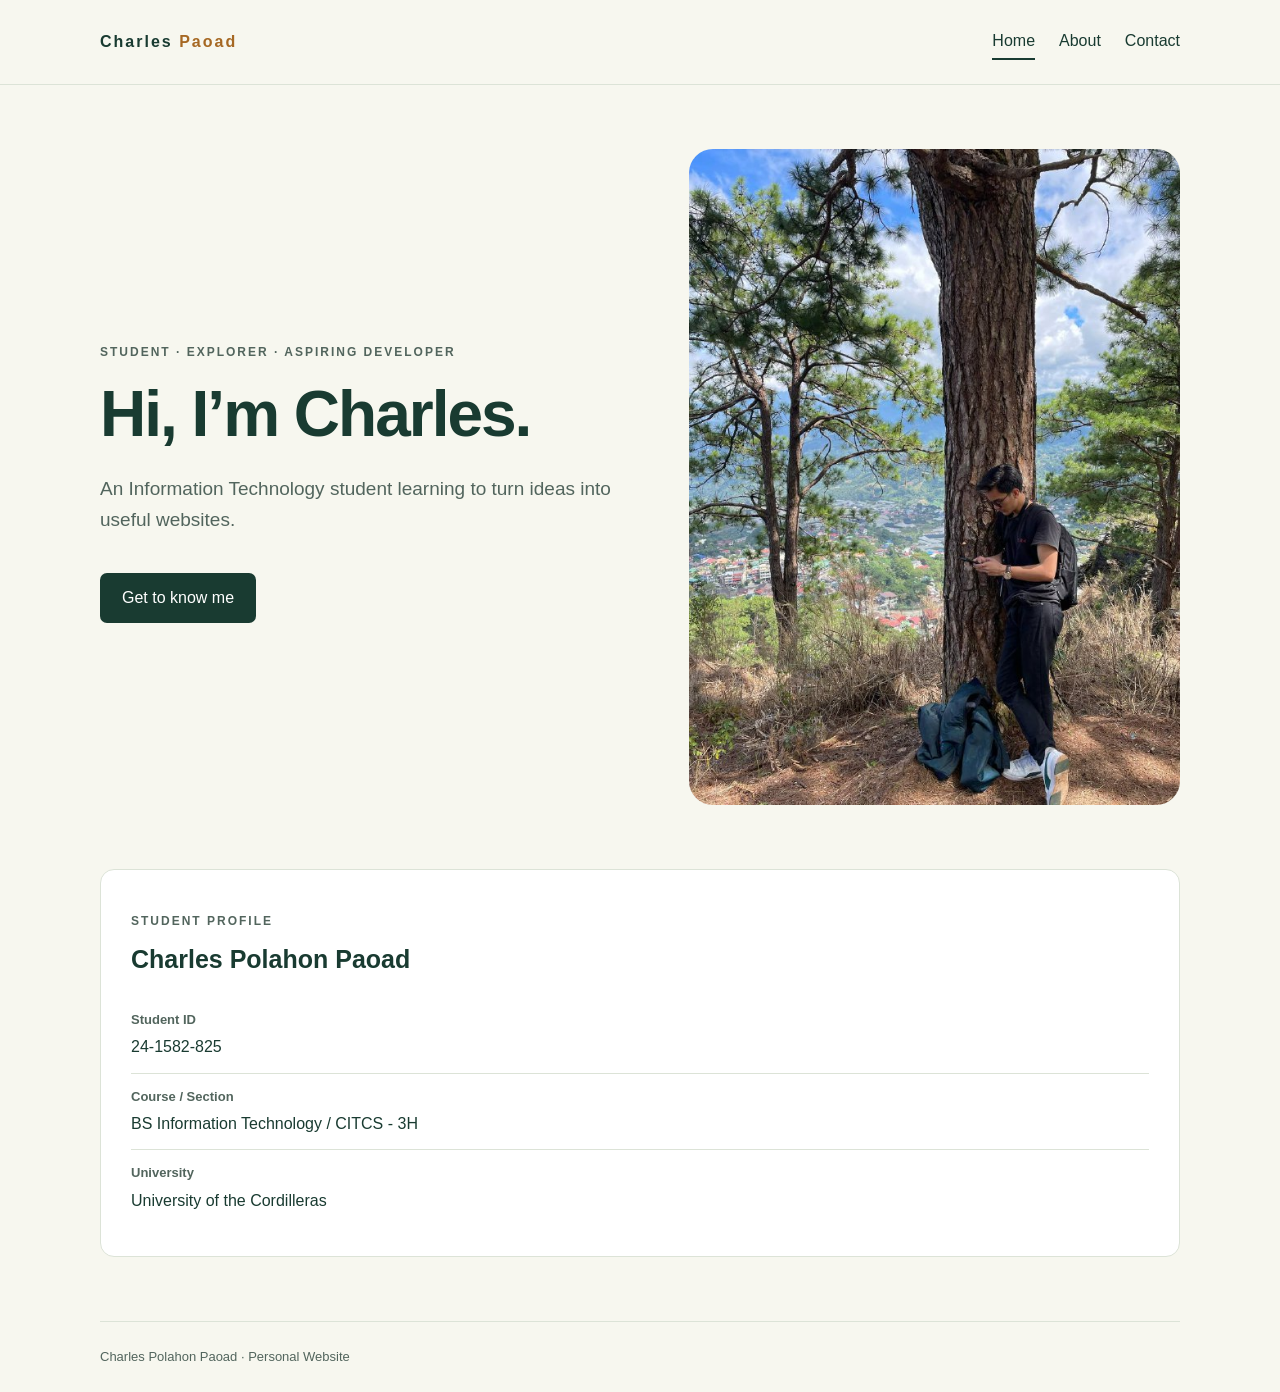
<file: web/index.html>
<!DOCTYPE html>
<html lang="en">
<head>
  <meta charset="UTF-8">
  <meta name="viewport" content="width=device-width, initial-scale=1.0">
  <title>Home | Charles Paoad</title>
  <link rel="stylesheet" href="style.css">
</head>
<body>
  <a class="skip-link" href="#main">Skip to content</a>
  <header><div class="container header-row">
    <a class="brand" href="index.html">Charles<span> Paoad</span>
    </a><nav aria-label="Main navigation">
    <a href="index.html" aria-current="page">Home</a>
    <a href="about.html">About</a><a href="contact.html">Contact</a>
  </nav>
</div>
</header>
  <main id="main" class="container">
<section class="hero">
  <div>
    <p class="eyebrow">STUDENT · EXPLORER · ASPIRING DEVELOPER</p>
  <h1>Hi, I’m Charles.</h1>
  <p class="intro">An Information Technology student learning to turn ideas into useful websites.</p>
  <a class="button" href="about.html">Get to know me</a>
</div>
  <img src="image.jpg" alt="Illustration of green mountain peaks beneath a golden sun" width="520" height="400">
</section>
<section class="card"><p class="eyebrow">STUDENT PROFILE</p><h2>Charles Polahon Paoad</h2>
<dl>
  <div>
    <dt>Student ID</dt><dd>24-1582-825</dd>
  </div><div><dt>Course / Section</dt>
    <dd>BS Information Technology / CITCS - 3H</dd></div>
    <div>
      <dt>University</dt>
      <dd>University of the Cordilleras</dd>
    </div>
  </dl>
  </section>
</main>
  <footer class="container">Charles Polahon Paoad · Personal Website</footer>
</body>
</html>
</file>
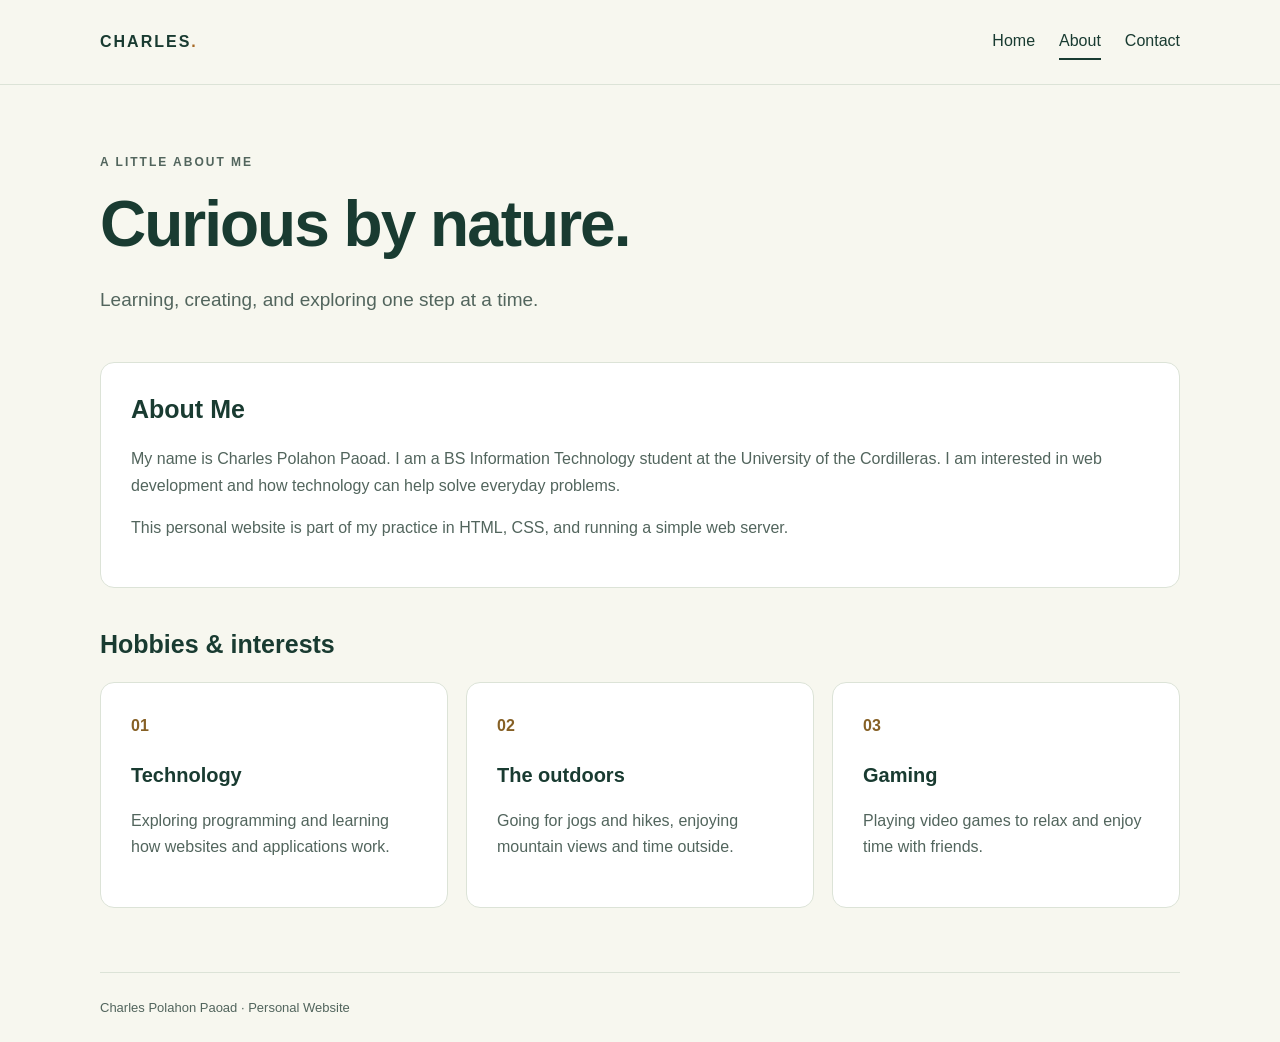
<file: web/about.html>
<!DOCTYPE html>
<html lang="en">
<head>
  <meta charset="UTF-8">
  <meta name="viewport" content="width=device-width, initial-scale=1.0">
  <title>About Me | Charles Paoad</title>
  <link rel="stylesheet" href="style.css">
</head>
<body>
  <a class="skip-link" href="#main">Skip to content</a>
  <header><div class="container header-row"><a class="brand" href="index.html">CHARLES<span>.</span></a><nav aria-label="Main navigation"><a href="index.html">Home</a><a href="about.html" aria-current="page">About</a><a href="contact.html">Contact</a></nav></div></header>
  <main id="main" class="container">
<section class="page-heading"><p class="eyebrow">A LITTLE ABOUT ME</p><h1>Curious by nature.</h1><p class="intro">Learning, creating, and exploring one step at a time.</p></section>
<section class="card"><h2>About Me</h2><p>My name is Charles Polahon Paoad. I am a BS Information Technology student at the University of the Cordilleras. I am interested in web development and how technology can help solve everyday problems.</p><p>This personal website is part of my practice in HTML, CSS, and running a simple web server.</p></section>
<section class="interests"><h2>Hobbies &amp; interests</h2><div class="grid"><article class="card"><span class="number">01</span><h3>Technology</h3><p>Exploring programming and learning how websites and applications work.</p></article><article class="card"><span class="number">02</span><h3>The outdoors</h3><p>Going for jogs and hikes, enjoying mountain views and time outside.</p></article><article class="card"><span class="number">03</span><h3>Gaming</h3><p>Playing video games to relax and enjoy time with friends.</p></article></div></section>
</main>
  <footer class="container">Charles Polahon Paoad · Personal Website</footer>
</body>
</html>
</file>
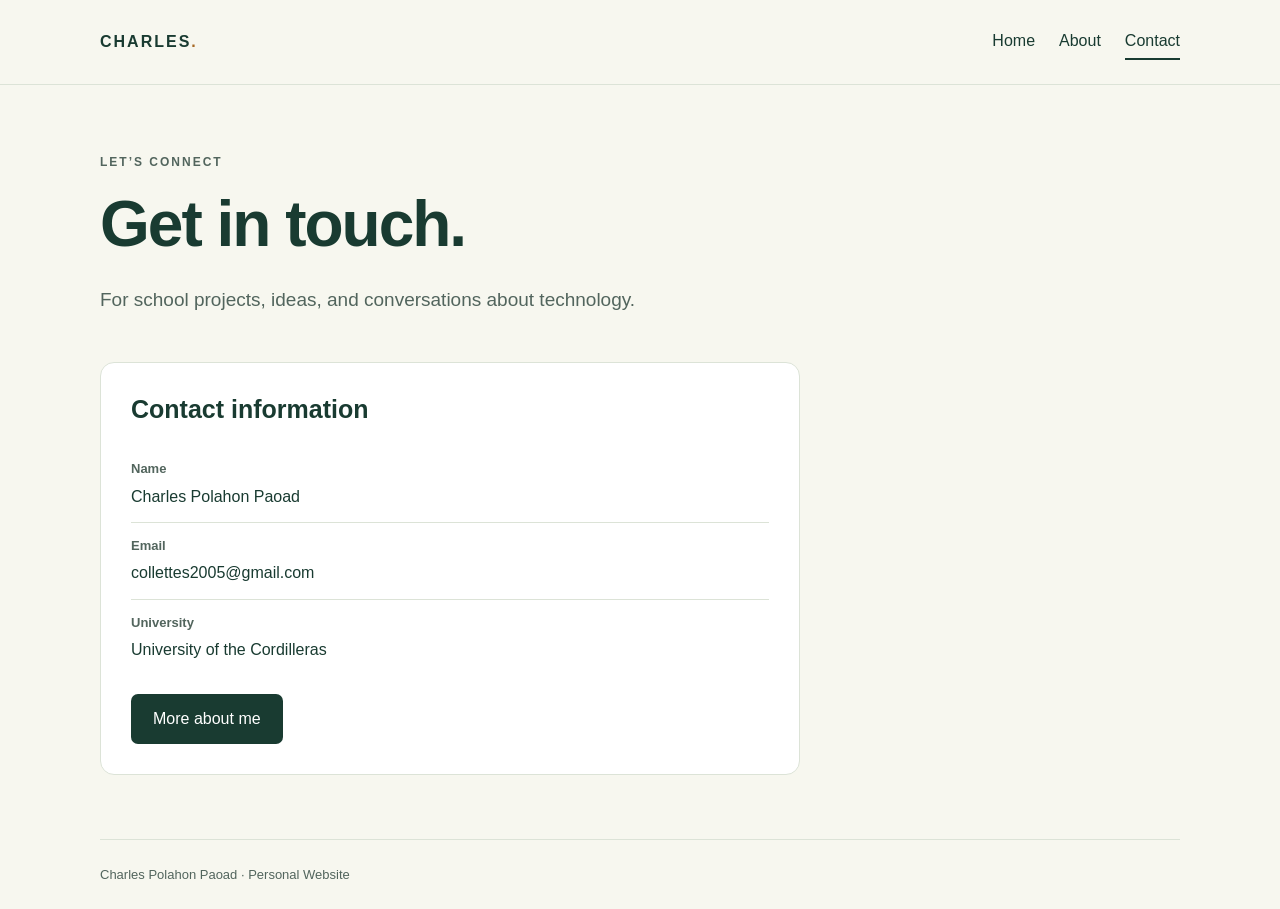
<file: web/contact.html>
<!DOCTYPE html>
<html lang="en">
<head>
  <meta charset="UTF-8">
  <meta name="viewport" content="width=device-width, initial-scale=1.0">
  <title>Contact | Charles Paoad</title>
  <link rel="stylesheet" href="style.css">
</head>
<body>
  <a class="skip-link" href="#main">Skip to content</a>
  <header><div class="container header-row"><a class="brand" href="index.html">CHARLES<span>.</span></a><nav aria-label="Main navigation"><a href="index.html">Home</a><a href="about.html">About</a><a href="contact.html" aria-current="page">Contact</a></nav></div></header>
  <main id="main" class="container">
<section class="page-heading"><p class="eyebrow">LET’S CONNECT</p><h1>Get in touch.</h1><p class="intro">For school projects, ideas, and conversations about technology.</p></section>
<section class="card contact"><h2>Contact information</h2><dl><div><dt>Name</dt><dd>Charles Polahon Paoad</dd></div><div><dt>Email</dt><dd>collettes2005@gmail.com</dd></div><div><dt>University</dt><dd>University of the Cordilleras</dd></div></dl><a class="button" href="about.html">More about me</a></section>
</main>
  <footer class="container">Charles Polahon Paoad · Personal Website</footer>
</body>
</html>
</file>
<file: web/style.css>
:root { --ink:#193b31; --muted:#52655d; --paper:#f7f7ef; --line:#dce3d7; }
* { box-sizing:border-box; }
body { margin:0; background:var(--paper); color:var(--ink); font-family:Arial, sans-serif; line-height:1.65; }
.container { width:min(1080px,90%); margin-inline:auto; }
header { border-bottom:1px solid var(--line); }
.header-row { display:flex; justify-content:space-between; align-items:center; gap:20px; padding-block:24px; }
a { color:inherit; }
.brand { font-weight:800; letter-spacing:2px; text-decoration:none; }
.brand span { color:#a66823; }
nav { display:flex; gap:24px; }
nav a { text-decoration:none; padding:4px 0; border-bottom:2px solid transparent; }
nav a:hover, nav a[aria-current="page"] { border-bottom-color:var(--ink); }
a:focus-visible { outline:3px solid #a66823; outline-offset:5px; }
.hero { display:grid; grid-template-columns:1.1fr 1fr; gap:48px; align-items:center; padding:64px 0; }
.hero img { width:100%; height:auto; border-radius:24px; }
.eyebrow { font-size:12px; font-weight:bold; letter-spacing:2px; }
h1 { font-size:clamp(38px,6vw,64px); line-height:1.1; letter-spacing:-2px; margin:16px 0 24px; }
h2 { font-size:25px; margin-top:0; line-height:1.3; }
h3 { font-size:20px; margin-bottom:8px; }
p { color:var(--muted); }
.intro { font-size:19px; max-width:560px; }
.button { display:inline-block; margin-top:18px; background:var(--ink); color:white; padding:12px 22px; border-radius:7px; text-decoration:none; }
.button:hover { background:#2b5947; }
.card { background:#fff; border:1px solid var(--line); padding:30px; border-radius:14px; }
dl { margin:0; }
dl div { padding:12px 0; border-bottom:1px solid var(--line); }
dl div:last-child { border-bottom:0; }
dt { font-size:13px; font-weight:bold; color:var(--muted); }
dd { margin:4px 0 0; overflow-wrap:anywhere; }
.page-heading { padding:56px 0 28px; }
.interests { margin-top:40px; }
.grid { display:grid; grid-template-columns:repeat(3,1fr); gap:18px; }
.number { color:#866025; font-weight:bold; }
.contact { max-width:700px; }
footer { margin-top:64px!important; border-top:1px solid var(--line); padding:24px 0; color:var(--muted); font-size:13px; }
.skip-link { position:absolute; left:12px; top:-100px; background:white; padding:10px; }
.skip-link:focus { top:10px; }
@media(max-width:650px) { .hero,.grid { grid-template-columns:1fr; } .hero { padding:36px 0; gap:28px; } .header-row { flex-wrap:wrap; } nav { gap:20px; } .card { padding:22px; } }
</file>
